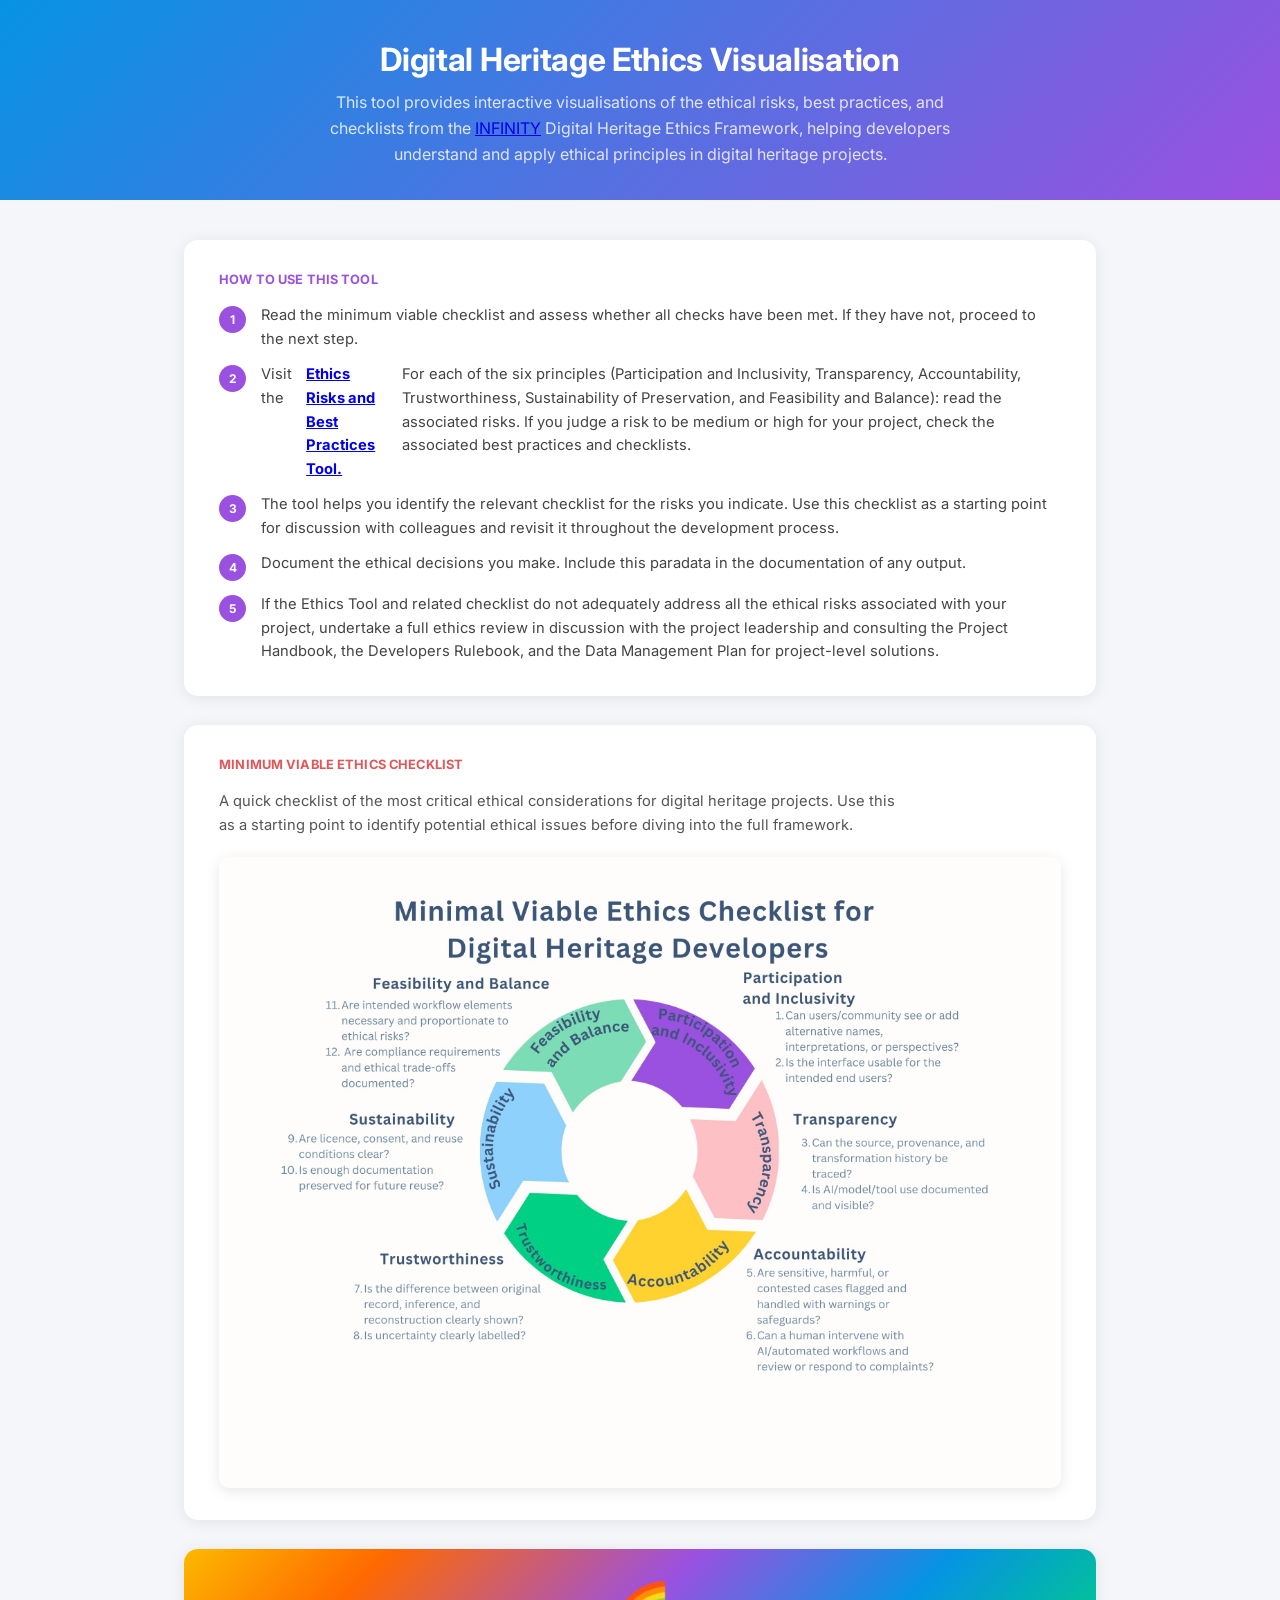
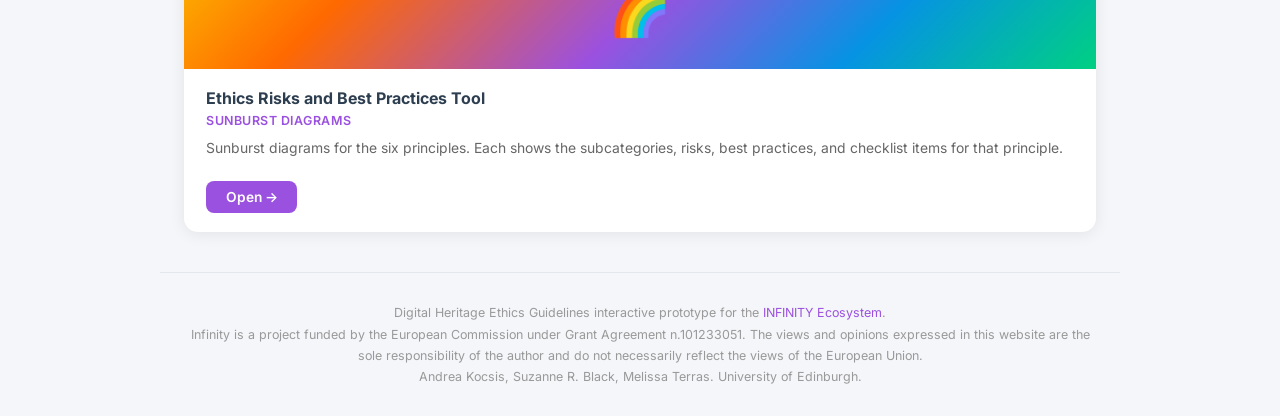
<file: index.html>
<!DOCTYPE html>
<html lang="en">
<head>
  <meta charset="UTF-8" />
  <meta name="viewport" content="width=device-width, initial-scale=1.0" />
  <title>Digital Heritage Ethics for Developers</title>
  <link rel="icon" type="image/webp" href="https://infinity-eccch.eu/wp-content/uploads/2025/12/cropped-favicon-150x150.webp" />
  <link rel="preconnect" href="https://fonts.googleapis.com" />
  <link rel="preconnect" href="https://fonts.gstatic.com" crossorigin />
  <link href="https://fonts.googleapis.com/css2?family=Inter:wght@400;500;600;700&display=swap" rel="stylesheet" />
  <link rel="stylesheet" href="css/index.css" />
</head>
<body>

<header>
  <h1>Digital Heritage Ethics Visualisation</h1>
  <p>
    This tool provides interactive visualisations of the ethical risks, best practices, and checklists from the  <a href="https://infinity-eccch.eu/" target="_blank" rel="noopener">INFINITY</a> Digital Heritage Ethics Framework,
    helping developers understand and apply ethical principles in digital heritage projects.
  </p>
</header>

<main>

  <div class="info-box">
    <h2>How to use this tool</h2>
    <ol class="steps">
      <li>Read the minimum viable checklist and assess whether all checks have been met. If they have not, proceed to the next step.</li>
      <li>Visit the <strong><a href="individual_leaves.html">Ethics Risks and Best Practices Tool.</a></strong> For each of the six principles (Participation and Inclusivity, Transparency, Accountability, Trustworthiness, Sustainability of Preservation, and Feasibility and Balance): read the associated risks. If you judge a risk to be medium or high for your project, check the associated best practices and checklists.</li>
      <li>The tool helps you identify the relevant checklist for the risks you indicate. Use this checklist as a starting point for discussion with colleagues and revisit it throughout the development process.</li>
      <li>Document the ethical decisions you make. Include this paradata in the documentation of any output.</li>
      <li>If the Ethics Tool and related checklist do not adequately address all the ethical risks associated with your project, undertake a full ethics review in discussion with the project leadership and consulting the Project Handbook, the Developers Rulebook, and the Data Management Plan for project-level solutions.</li>
    </ol>
  </div>

  <div class="info-box mve-box">
    <h2>Minimum Viable Ethics Checklist</h2>
    <p>
      A quick checklist of the most critical ethical considerations for digital heritage projects.
      Use this as a starting point to identify potential ethical issues before diving into the full framework.
    </p>
    <a href="src/MVE.jpg" target="_blank" rel="noopener">
      <img src="src/MVE.jpg" alt="Minimum Viable Ethics Checklist">
    </a>
  </div>

  <div class="cards">

    <div class="card">
      <div class="card-banner rainbow-banner">🌈</div>
      <div class="card-content">
        <h2>Ethics Risks and Best Practices Tool</h2>
        <p class="card-subtitle">Sunburst Diagrams</p>
        <p>
          Sunburst diagrams for the six principles.
          Each shows the subcategories, risks, best practices, and checklist items for that principle.<br>
        </p>
      </div>
      <div class="card-footer">
        <a class="card-link" href="individual_leaves.html">Open →</a>
      </div>
    </div>

    <!--
    <div class="card">
      <div class="card-banner" style="background: linear-gradient(135deg, rgb(122, 220, 180) 0%, rgb(0, 208, 130) 100%)">✅</div>
      <div class="card-content">
        <h2>Ethics Checklist export</h2>
        <p class="card-subtitle">Full circle diagram with shared checklist panel<br>Desktop only!</p>
        <p>
          Click a <strong>Risk</strong> segment to tick it and reveal
          the shared best practices and checklist items for its subcategory in the side panel.
          Export your selected checklists.
        </p>
      </div>
      <div class="card-footer">
        <a class="card-link" href="interactive.html">Open →</a>
      </div>
    </div>
    -->

  </div>

</main>

<footer>
  Digital Heritage Ethics Guidelines interactive prototype for the <a href="https://infinity-eccch.eu/" target="_blank" rel="noopener">INFINITY Ecosystem</a>.<br>
  Infinity is a project funded by the European Commission under Grant Agreement n.101233051.
  The views and opinions expressed in this website are the sole responsibility of the author
  and do not necessarily reflect the views of the European Union.<br>
  Andrea Kocsis, Suzanne R. Black, Melissa Terras. University of Edinburgh.
</footer>

</body>
</html>
</file>
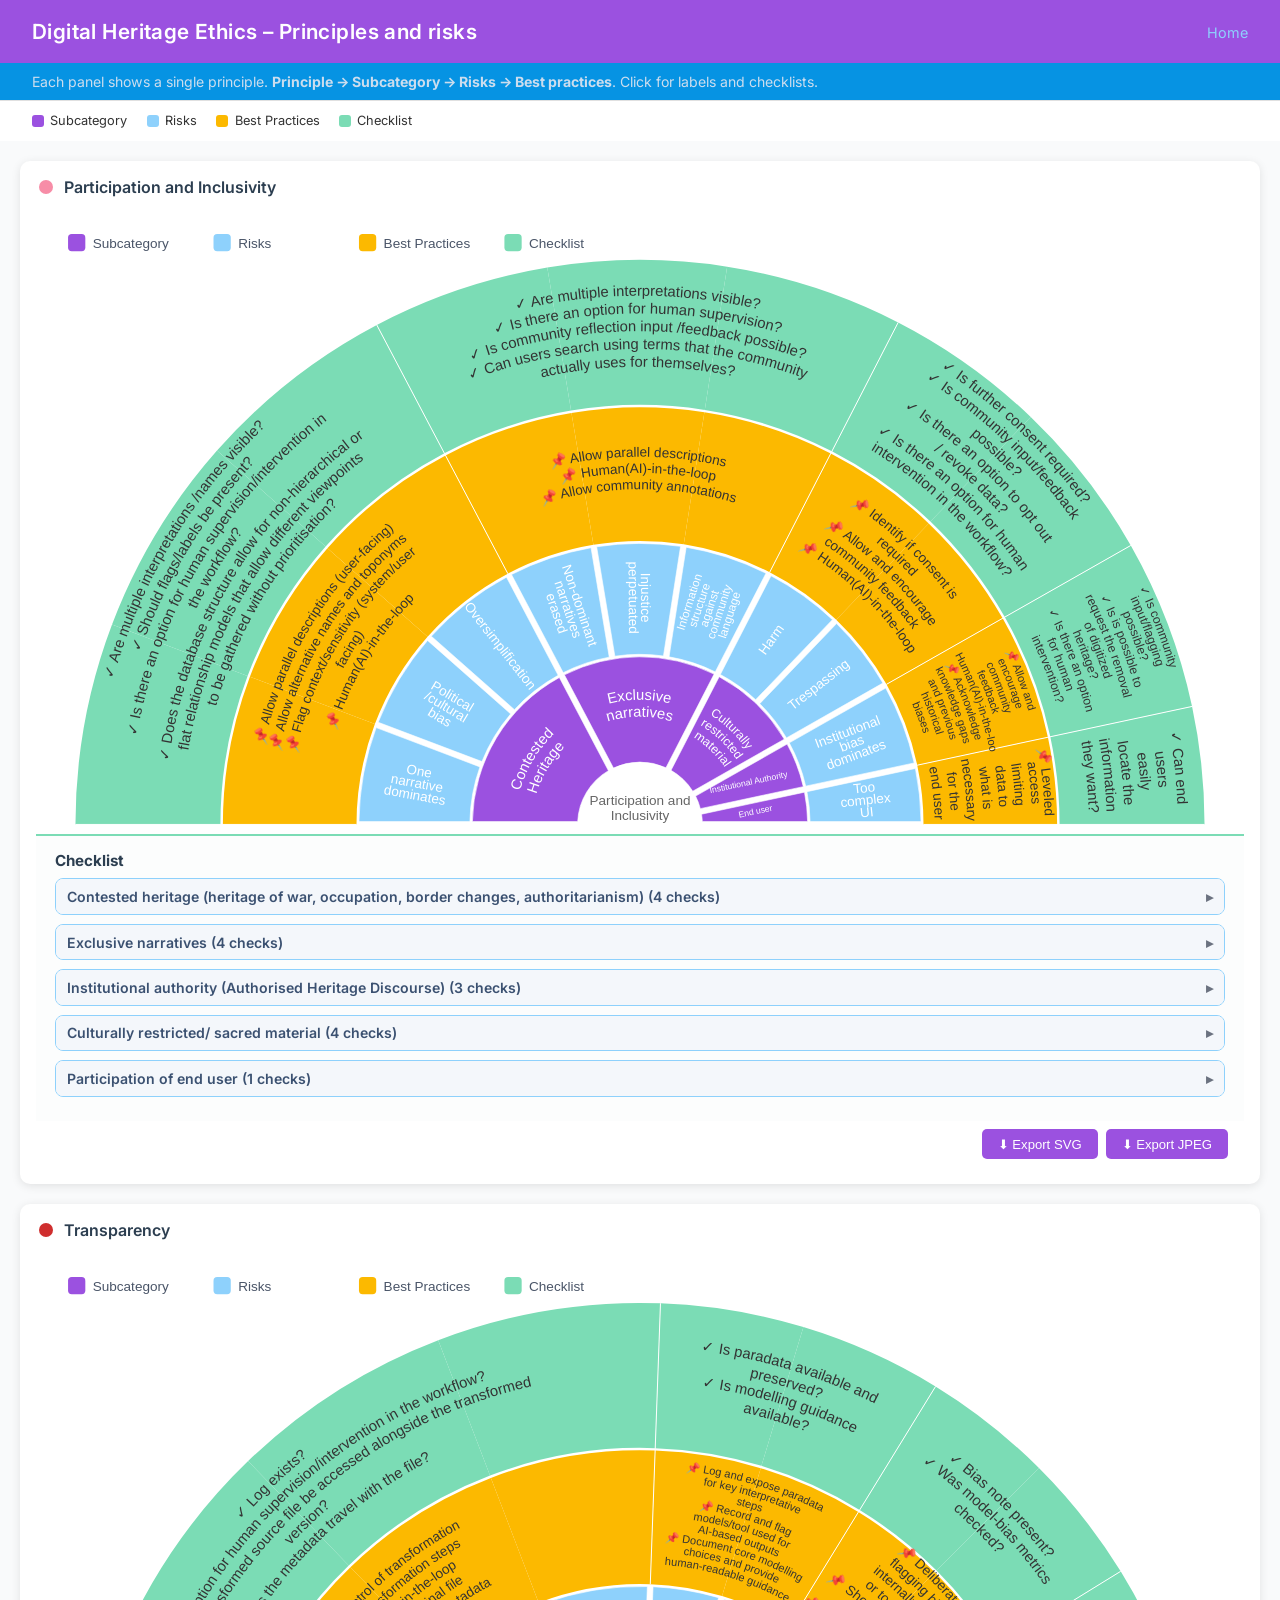
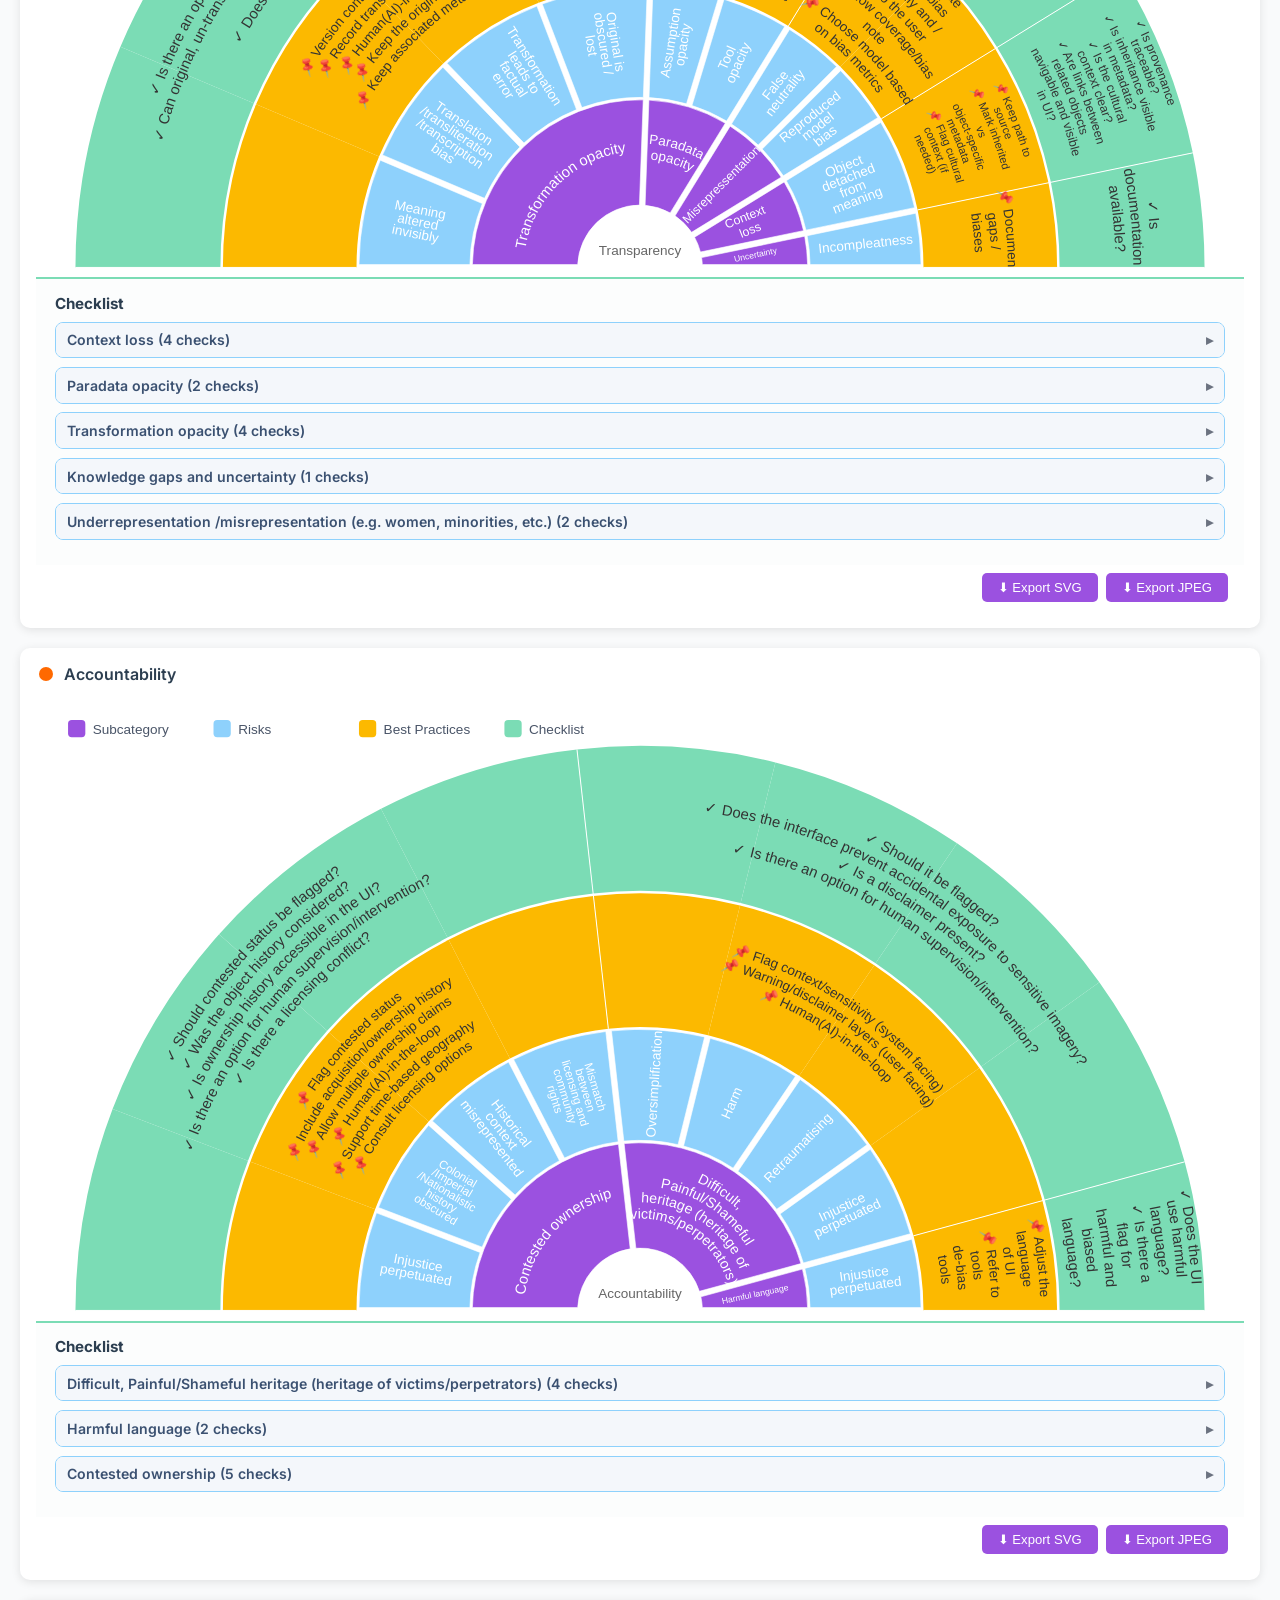
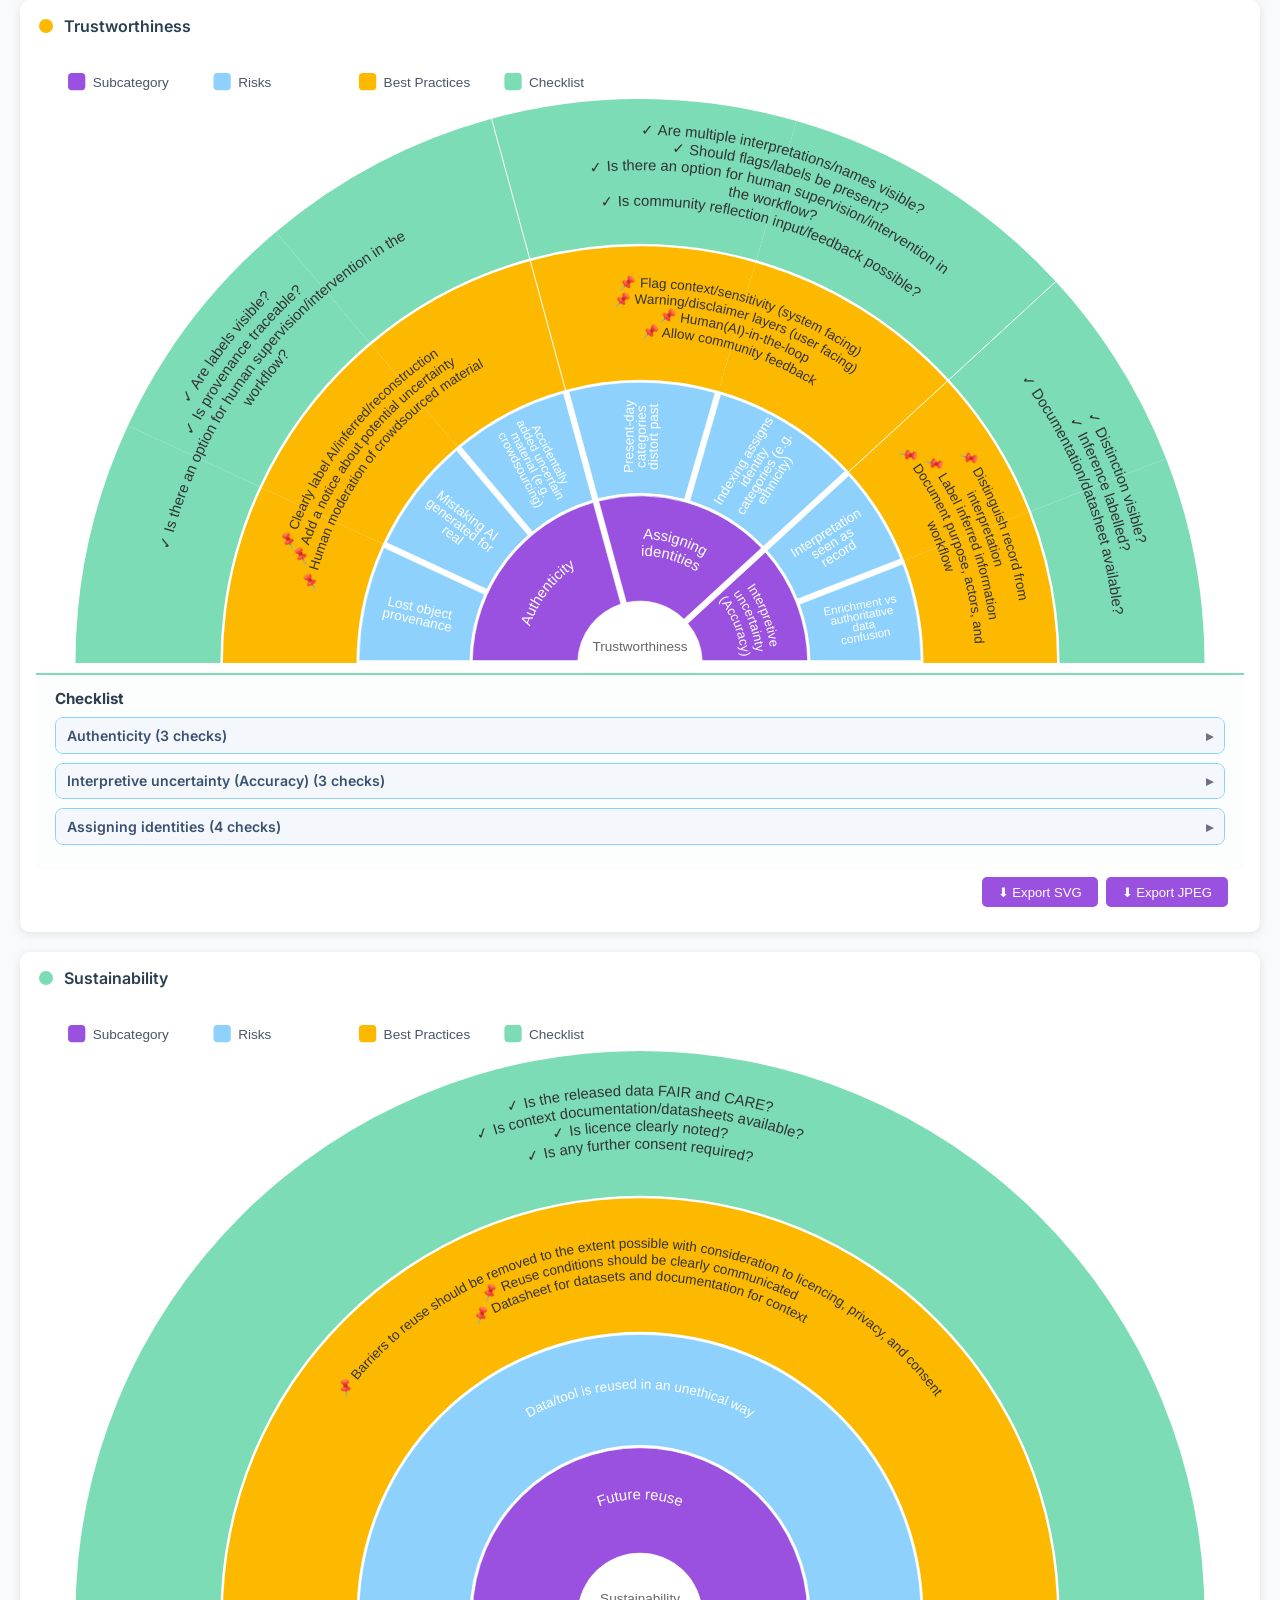
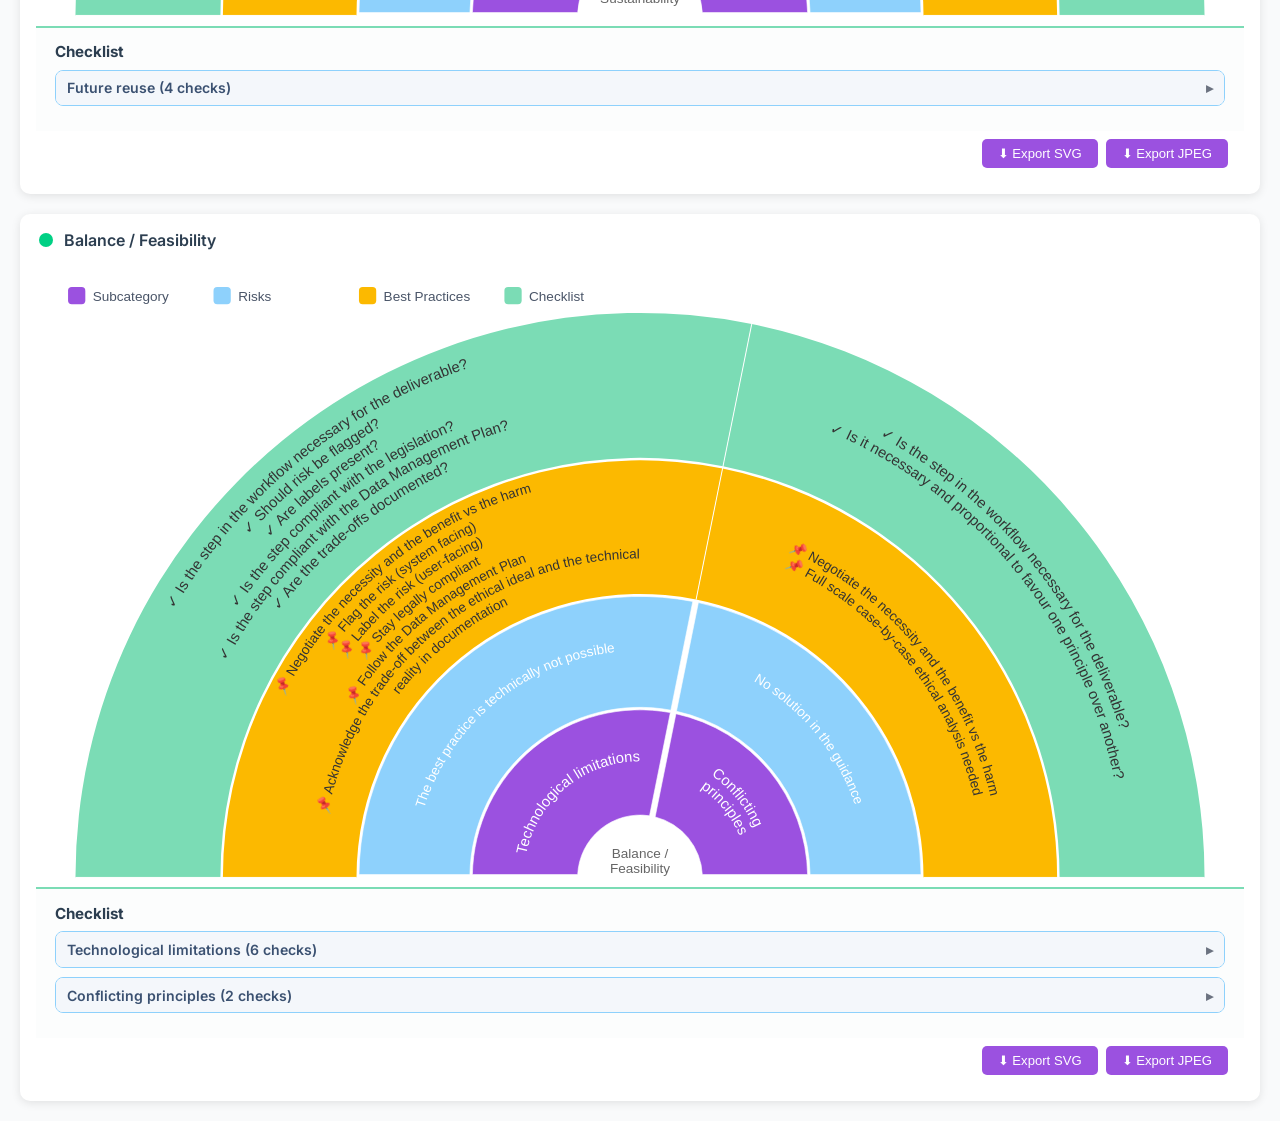
<file: individual_leaves.html>
<!DOCTYPE html>
<html lang="en">
<head>
  <meta charset="UTF-8" />
  <meta name="viewport" content="width=device-width, initial-scale=1.0" />
  <title>Digital Heritage Ethics – Individual Sunburst Leaves</title>
  <link rel="icon" type="image/webp" href="https://infinity-eccch.eu/wp-content/uploads/2025/12/cropped-favicon-150x150.webp" />
  <link rel="preconnect" href="https://fonts.googleapis.com" />
  <link rel="preconnect" href="https://fonts.gstatic.com" crossorigin />
  <link href="https://fonts.googleapis.com/css2?family=Inter:wght@400;500;600;700&display=swap" rel="stylesheet" />
  <script src="vendor/d3.min.js"></script>
  <script src="data/heritage_checklist.js"></script>
  <link rel="stylesheet" href="css/individual_leaves.css" />
</head>
<body>

<header>
  <h1>Digital Heritage Ethics – Principles and risks </h1>
  <nav class="nav-links">
    <a href="index.html">Home</a>
    <!-- <a href="interactive.html">Full circle</a> -->
  </nav>
</header>

<p class="subtitle">
  Each panel shows a single principle.
  <strong>Principle → Subcategory → Risks → Best practices</strong>.
Click for labels and checklists.
</p>

<div class="legend">
  <div class="legend-item"><div class="legend-swatch" style="background:#9b51e0"></div> Subcategory</div>
  <div class="legend-item"><div class="legend-swatch" style="background:#8ed1fc"></div> Risks</div>
  <div class="legend-item"><div class="legend-swatch" style="background:#fcb900"></div> Best Practices</div>
  <div class="legend-item"><div class="legend-swatch" style="background:#7bdcb5"></div> Checklist</div>
</div>

<div id="grid" class="grid"></div>

<div class="tooltip" id="tooltip"></div>

<script src="js/individual_leaves.js"></script>
</body>
</html>
</file>
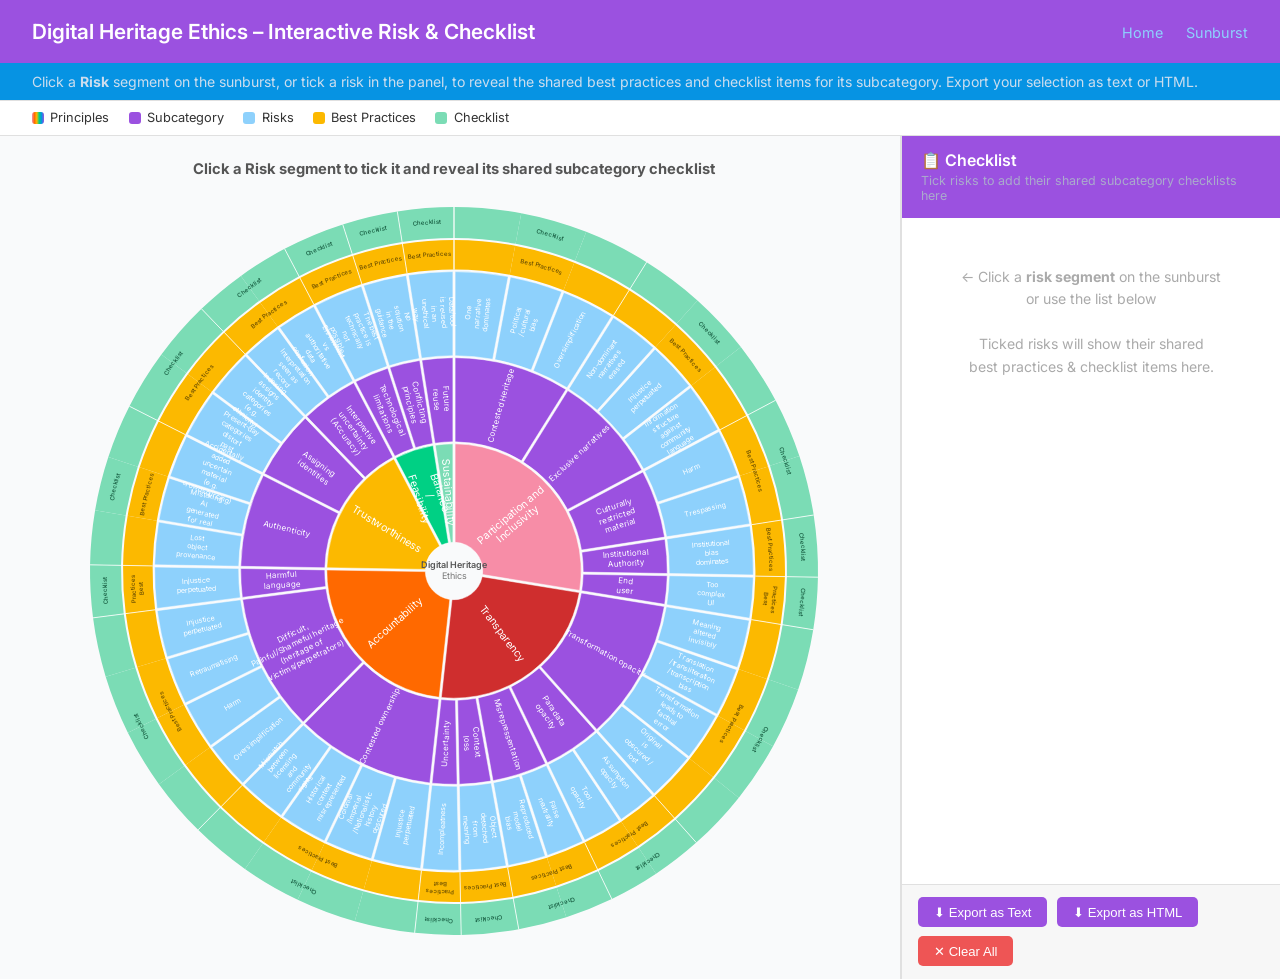
<file: interactive.html>
<!DOCTYPE html>
<html lang="en">
<head>
  <meta charset="UTF-8" />
  <meta name="viewport" content="width=device-width, initial-scale=1.0" />
  <title>Digital Heritage Ethics – Interactive Checklist</title>
  <link rel="icon" type="image/webp" href="https://infinity-eccch.eu/wp-content/uploads/2025/12/cropped-favicon-150x150.webp" />
  <link rel="preconnect" href="https://fonts.googleapis.com" />
  <link rel="preconnect" href="https://fonts.gstatic.com" crossorigin />
  <link href="https://fonts.googleapis.com/css2?family=Inter:wght@400;500;600;700&display=swap" rel="stylesheet" />
  <script src="vendor/d3.min.js"></script>
  <script src="data/heritage_checklist.js"></script>
  <link rel="stylesheet" href="css/interactive.css" />
</head>
<body>

<header>
  <h1>Digital Heritage Ethics – Interactive Risk & Checklist</h1>
  <nav class="nav-links">
    <a href="index.html">Home</a>
    <a href="individual_leaves.html">Sunburst</a>
  </nav>
</header>

<p class="subtitle">
  Click a <strong>Risk</strong> segment on the sunburst, or tick a risk in the panel,
  to reveal the shared best practices and checklist items for its subcategory. Export your selection as text or HTML.
</p>

<div class="legend">
  <div class="legend-item"><div class="legend-swatch legend-swatch--principles"></div> Principles</div>
  <div class="legend-item"><div class="legend-swatch legend-swatch--subcategory"></div> Subcategory</div>
  <div class="legend-item"><div class="legend-swatch legend-swatch--risks"></div> Risks</div>
  <div class="legend-item"><div class="legend-swatch legend-swatch--bestpractices"></div> Best Practices</div>
  <div class="legend-item"><div class="legend-swatch legend-swatch--checklist"></div> Checklist</div>
</div>

<div class="layout">
  <!-- LEFT: Sunburst -->
  <div id="chart-panel">
    <h2>Click a <strong>Risk</strong> segment to tick it and reveal its shared subcategory checklist</h2>
    <div id="chart"></div>
  </div>

  <!-- RIGHT: Checklist panel -->
  <div id="checklist-panel">
    <div id="checklist-header">
      <h2>📋 Checklist</h2>
      <p>Tick risks to add their shared subcategory checklists here</p>
    </div>
    <div id="checklist-body">
      <p id="checklist-empty">
        ← Click a <strong>risk segment</strong> on the sunburst<br>
        or use the list below<br><br>
        Ticked risks will show their shared<br>best practices &amp; checklist items here.
      </p>
    </div>
    <div id="export-bar">
      <button class="export-btn btn-primary" id="btnExportText">⬇ Export as Text</button>
      <button class="export-btn btn-primary" id="btnExportHTML">⬇ Export as HTML</button>
      <button class="export-btn btn-danger"  id="btnClearAll">✕ Clear All</button>
    </div>
  </div>
</div>

<div class="tooltip" id="tooltip"></div>

<script src="js/interactive.js"></script>
</body>
</html>
</file>
<file: css/index.css>
* { box-sizing: border-box; margin: 0; padding: 0; }

body {
  font-family: 'Inter', "Segoe UI", Arial, sans-serif;
  background: #f4f6f9;
  color: #333;
  min-height: 100vh;
}

/* ── Header ── */
header {
  background: linear-gradient(135deg, rgb(6, 147, 227) 0%, rgb(155, 81, 224) 100%);
  color: #fff;
  padding: 2.5rem 2rem 2rem;
  text-align: center;
}

header h1 {
  font-size: 2rem;
  font-weight: 700;
  letter-spacing: -0.01em;
  margin-bottom: 0.6rem;
}

header p {
  font-size: 1rem;
  color: rgba(255,255,255,0.82);
  max-width: 680px;
  margin: 0 auto;
  line-height: 1.65;
}

/* ── Main layout ── */
main {
  max-width: 960px;
  margin: 0 auto;
  padding: 2.5rem 1.5rem;
  display: flex;
  flex-direction: column;
  gap: 1.8rem;
}

/* ── Shared info-box style ── */
.info-box {
  background: #fff;
  border-radius: 14px;
  box-shadow: 0 2px 16px rgba(0,0,0,0.08);
  padding: 2rem 2.2rem;
}

.info-box h2 {
  font-size: 0.8rem;
  font-weight: 700;
  color: #9b51e0;
  margin-bottom: 1.1rem;
  letter-spacing: 0.01em;
  text-transform: uppercase;
}

/* ── How-to steps list ── */
.steps {
  list-style: none;
  counter-reset: step-counter;
  display: flex;
  flex-direction: column;
  gap: 0.75rem;
}

.steps li {
  counter-increment: step-counter;
  display: flex;
  align-items: flex-start;
  gap: 0.9rem;
  font-size: 0.92rem;
  line-height: 1.6;
  color: #444;
}

.steps li::before {
  content: counter(step-counter);
  flex-shrink: 0;
  width: 1.7rem;
  height: 1.7rem;
  background: #9b51e0;
  color: #fff;
  border-radius: 50%;
  display: flex;
  align-items: center;
  justify-content: center;
  font-size: 0.75rem;
  font-weight: 700;
  margin-top: 0.1rem;
}

/* ── MVE box ── */
.mve-box h2 {
  color: #E15759;
}

.mve-box p {
  font-size: 0.92rem;
  color: #555;
  line-height: 1.65;
  margin-bottom: 1.2rem;
  max-width: 680px;
}

.mve-box img {
  max-width: 100%;
  border-radius: 10px;
  box-shadow: 0 3px 14px rgba(0,0,0,0.1);
  display: block;
  cursor: pointer;
  transition: box-shadow 0.18s;
}

.mve-box a:hover img {
  box-shadow: 0 6px 24px rgba(155, 81, 224, 0.35);
}

/* ── Cards grid ── */
.cards {
  display: grid;
  grid-template-columns: repeat(auto-fit, minmax(270px, 1fr));
  gap: 1.4rem;
}

.card {
  background: #fff;
  border-radius: 14px;
  box-shadow: 0 2px 16px rgba(0,0,0,0.08);
  overflow: hidden;
  display: flex;
  flex-direction: column;
  transition: transform 0.18s, box-shadow 0.18s;
}

.card:hover {
  transform: translateY(-4px);
  box-shadow: 0 8px 28px rgba(0,0,0,0.13);
}

.card-banner {
  height: 120px;
  display: flex;
  align-items: center;
  justify-content: center;
  font-size: 3.2rem;
}

/* Rainbow banner for the first card */
.rainbow-banner {
  background: linear-gradient(
    135deg,
    rgb(252, 185, 0) 0%,
    rgb(255, 105, 0) 20%,
    rgb(155, 81, 224) 50%,
    rgb(6, 147, 227) 75%,
    rgb(0, 208, 130) 100%
  );
}

.card-content {
  padding: 1.2rem 1.4rem 0.6rem;
  flex: 1;
}

.card-content h2 {
  font-size: 1rem;
  font-weight: 700;
  color: #2c3e50;
  margin-bottom: 0.25rem;
  line-height: 1.3;
}

.card-subtitle {
  font-size: 0.78rem;
  font-weight: 600;
  color: #9b51e0;
  text-transform: uppercase;
  letter-spacing: 0.04em;
  margin-bottom: 0.55rem;
}

.card-content p:not(.card-subtitle) {
  font-size: 0.87rem;
  color: #666;
  line-height: 1.6;
}

.tag {
  background: #f3e8fd;
  color: #9b51e0;
  border-radius: 20px;
  padding: 0.2rem 0.65rem;
  font-size: 0.73rem;
  font-weight: 500;
}

.card-footer {
  padding: 0.8rem 1.4rem 1.2rem;
}

.card-link {
  display: inline-block;
  background: #9b51e0;
  color: #fff;
  text-decoration: none;
  padding: 0.5rem 1.2rem;
  border-radius: 8px;
  font-size: 0.86rem;
  font-weight: 600;
  transition: background 0.18s;
}

.card-link:hover {
  background: linear-gradient(135deg, rgb(252, 185, 0) 0%, rgb(255, 105, 0) 100%);
}

/* ── Footer ── */
footer {
  text-align: center;
  padding: 1.8rem 1.5rem;
  font-size: 0.78rem;
  color: #999;
  border-top: 1px solid #e4e8ee;
  line-height: 1.7;
  max-width: 960px;
  margin: 0 auto;
}

footer a {
  color: #9b51e0;
  text-decoration: none;
}

footer a:hover {
  text-decoration: underline;
}
</file>
<file: css/individual_leaves.css>
* { box-sizing: border-box; margin: 0; padding: 0; }

    body {
      font-family: 'Inter', "Segoe UI", Arial, sans-serif;
      background: #f9fafb;
      color: #333;
    }

    header {
      position: sticky;
      top: 0;
      z-index: 1000;
      background: #9b51e0;
      color: #fff;
      padding: 1.2rem 2rem;
      display: flex;
      align-items: center;
      justify-content: space-between;
      flex-wrap: wrap;
      gap: 0.5rem;
    }

    header h1 {
      font-size: 1.3rem;
      font-weight: 600;
      letter-spacing: 0.02em;
    }

    .nav-links a {
      color: #8ed1fc;
      text-decoration: none;
      margin-left: 1.2rem;
      font-size: 0.9rem;
    }

    .nav-links a:hover { text-decoration: underline; }

    .subtitle {
      background: #0693e3;
      color: #cde;
      padding: 0.6rem 2rem;
      font-size: 0.88rem;
    }

    .grid {
      display: flex;
      flex-direction: column;
      gap: 1.25rem;
      padding: 1.25rem;
      max-width: 1300px;
      margin: 0 auto;
    }

    .card {
      background: #fff;
      border-radius: 10px;
      box-shadow: 0 2px 10px rgba(0,0,0,0.1);
      overflow: hidden;
      width: 100%;
    }

    .card-header {
      padding: 1rem 1.2rem 0.5rem;
      display: flex;
      align-items: center;
      gap: 0.7rem;
    }

    .card-header .swatch {
      width: 14px;
      height: 14px;
      border-radius: 50%;
      flex-shrink: 0;
    }

    .card-header h2 {
      font-size: 1rem;
      font-weight: 600;
      color: #2c3e50;
    }

    .card-body {
      padding: 0.8rem 1rem 0.6rem;
      display: flex;
      flex-direction: column;
      align-items: center;
    }

    .card-body svg {
      max-width: 100%;
      width: 100%;
      height: auto;
    }

    .checklist-wrap {
      width: 100%;
      padding: 0.2rem 1.2rem 1rem;
      border-top: 2px solid #7bdcb5;
      background: #fcfdfd;
    }

    .checklist-wrap h3 {
      margin: 0.7rem 0 0.5rem;
      font-size: 0.95rem;
      color: #2c3e50;
    }

    .checklist-wrap .check-block {
      margin: 0.55rem 0;
      border: 1px solid #8ed1fc;
      border-radius: 8px;
      background: #fff;
      overflow: hidden;
    }

    .checklist-wrap .check-title {
      list-style: none;
      padding: 0.55rem 0.7rem;
      font-size: 0.88rem;
      font-weight: 600;
      color: #3b5171;
      background: #f4f7fb;
      cursor: pointer;
      display: flex;
      align-items: center;
      justify-content: space-between;
    }

    .checklist-wrap .check-title::-webkit-details-marker {
      display: none;
    }

    .checklist-wrap .check-title::after {
      content: "▸";
      font-size: 0.9rem;
      color: #6b7280;
      transition: transform 0.18s ease;
    }

    .checklist-wrap .check-block[open] .check-title::after {
      transform: rotate(90deg);
    }

    .checklist-wrap .check-content {
      padding-bottom: 0.2rem;
    }

    .checklist-wrap ul {
      list-style: none;
      padding: 0.6rem 0.8rem 0.7rem;
      margin: 0;
    }

    .checklist-wrap li {
      font-size: 0.86rem;
      line-height: 1.4;
      padding: 0.25rem 0;
      border-bottom: 1px solid #f1f3f5;
    }

    .checklist-wrap li:last-child {
      border-bottom: none;
    }

    .export-btn {
      margin: 0.5rem 1rem 1rem;
      padding: 0.45rem 1rem;
      border: none;
      border-radius: 5px;
      background: #9b51e0;
      color: #fff;
      font-size: 0.82rem;
      cursor: pointer;
      align-self: flex-end;
      transition: background 0.2s;
    }

    .export-btn:hover { background: #0693e3; }

    .export-actions {
      display: flex;
      gap: 0.5rem;
      align-self: flex-end;
      margin: 0.5rem 1rem 1rem;
    }

    .export-actions .export-btn {
      margin: 0;
      align-self: auto;
    }

    /* Tooltip */
    .tooltip {
      position: fixed;
      background: rgba(0,0,0,0.82);
      color: #fff;
      padding: 6px 10px;
      border-radius: 5px;
      font-size: 0.8rem;
      pointer-events: none;
      opacity: 0;
      transition: opacity 0.15s;
      max-width: 240px;
      z-index: 100;
    }

    /* Legend */
    .legend {
      display: flex;
      flex-wrap: wrap;
      gap: 0.6rem 1.2rem;
      padding: 0.8rem 2rem;
      background: #fff;
      border-top: 1px solid #e0e0e0;
      font-size: 0.8rem;
    }

    .legend-item {
      display: flex;
      align-items: center;
      gap: 0.4rem;
    }

    .legend-swatch {
      width: 12px;
      height: 12px;
      border-radius: 3px;
    }
</file>
<file: css/interactive.css>
* { box-sizing: border-box; margin: 0; padding: 0; }

    body {
      font-family: 'Inter', "Segoe UI", Arial, sans-serif;
      background: #f9fafb;
      color: #333;
      min-height: 100vh;
    }

    header {
      position: sticky;
      top: 0;
      z-index: 1000;
      background: #9b51e0;
      color: #fff;
      padding: 1.2rem 2rem;
      display: flex;
      align-items: center;
      justify-content: space-between;
      flex-wrap: wrap;
      gap: 0.5rem;
    }
    header h1 { font-size: 1.3rem; font-weight: 600; }
    .nav-links a {
      color: #8ed1fc;
      text-decoration: none;
      margin-left: 1.2rem;
      font-size: 0.9rem;
    }
    .nav-links a:hover { text-decoration: underline; }

    .subtitle {
      background: #0693e3;
      color: #cde;
      padding: 0.6rem 2rem;
      font-size: 0.88rem;
    }

    .layout {
      display: flex;
      gap: 0;
      min-height: calc(100vh - 100px);
    }

    /* ── Left panel: sunburst ── */
    #chart-panel {
      flex: 1 1 580px;
      padding: 1.5rem 1rem 1.5rem 1.5rem;
      display: flex;
      flex-direction: column;
      align-items: center;
    }

    #chart-panel h2 {
      font-size: 0.92rem;
      color: #555;
      margin-bottom: 0.8rem;
      text-align: center;
    }

    /* ── Right panel: checklist ── */
    #checklist-panel {
      width: 380px;
      flex-shrink: 0;
      background: #fff;
      border-left: 2px solid #e0e0e0;
      display: flex;
      flex-direction: column;
    }

    #checklist-header {
      background: #9b51e0;
      color: #fff;
      padding: 0.9rem 1.2rem;
    }

    #checklist-header h2 {
      font-size: 1rem;
      font-weight: 600;
    }

    #checklist-header p {
      font-size: 0.78rem;
      color: #aac;
      margin-top: 0.2rem;
    }

    #checklist-body {
      flex: 1;
      overflow-y: auto;
      padding: 1rem;
    }

    #checklist-empty {
      color: #aaa;
      font-size: 0.88rem;
      text-align: center;
      margin-top: 2rem;
      line-height: 1.6;
    }

    /* Risk sections */
    .risk-section {
      margin-bottom: 1rem;
      border: 1px solid #e8e8e8;
      border-radius: 8px;
      overflow: hidden;
    }

    .risk-header {
      display: flex;
      align-items: center;
      gap: 0.6rem;
      padding: 0.6rem 0.8rem;
      background: #f9f9f9;
      cursor: pointer;
      user-select: none;
      border-bottom: 1px solid #eee;
    }

    .risk-header:hover { background: #f0f4f8; }

    .risk-toggle {
      width: 18px;
      height: 18px;
      border: 2px solid #f5a623;
      border-radius: 4px;
      display: flex;
      align-items: center;
      justify-content: center;
      flex-shrink: 0;
      font-size: 12px;
      color: #f5a623;
      background: #fff;
      transition: background 0.15s;
    }

    .risk-section.checked .risk-toggle {
      background: #f5a623;
      color: #fff;
    }

    .risk-label {
      font-size: 0.85rem;
      font-weight: 600;
      color: #555;
      flex: 1;
    }

    .risk-section.checked .risk-label { color: #2c3e50; }

    .risk-path {
      font-size: 0.7rem;
      color: #aaa;
      display: block;
      margin-top: 1px;
    }

    .risk-checklist {
      display: none;
      padding: 0.5rem 0.8rem 0.8rem;
    }

    .risk-section.checked .risk-checklist { display: block; }

    .risk-checklist ul {
      list-style: none;
      padding: 0;
      margin: 0;
    }

    .risk-checklist li {
      display: flex;
      align-items: flex-start;
      gap: 0.5rem;
      font-size: 0.83rem;
      padding: 0.35rem 0;
      border-bottom: 1px solid #f5f5f5;
      line-height: 1.4;
    }

    .risk-checklist li:last-child { border-bottom: none; }

    .check-icon {
      color: #4caf50;
      font-weight: bold;
      flex-shrink: 0;
      margin-top: 1px;
    }

    .bp-label {
      font-size: 0.75rem;
      font-style: italic;
      color: #4e79a7;
      display: block;
      margin: 0.4rem 0 0.2rem;
    }

    /* Export bar */
    #export-bar {
      padding: 0.8rem 1rem;
      background: #f7f7f7;
      border-top: 1px solid #e0e0e0;
      display: flex;
      gap: 0.6rem;
      flex-wrap: wrap;
    }

    .export-btn {
      padding: 0.45rem 1rem;
      border: none;
      border-radius: 5px;
      font-size: 0.82rem;
      cursor: pointer;
      transition: background 0.15s;
    }

    .btn-primary {
      background: #9b51e0;
      color: #fff;
    }
    .btn-primary:hover { background: #0693e3; }

    .btn-secondary {
      background: #e0e0e0;
      color: #333;
    }
    .btn-secondary:hover { background: #c8c8c8; }

    .btn-danger {
      background: #e55;
      color: #fff;
    }
    .btn-danger:hover { background: #c33; }

    /* Tooltip */
    .tooltip {
      position: fixed;
      background: rgba(0,0,0,0.82);
      color: #fff;
      padding: 6px 10px;
      border-radius: 5px;
      font-size: 0.8rem;
      pointer-events: none;
      opacity: 0;
      transition: opacity 0.15s;
      max-width: 260px;
      z-index: 100;
      line-height: 1.4;
    }

    /* Sunburst highlight */
    path.dimmed { opacity: 0.3; }
    path.highlighted { opacity: 1; filter: brightness(1.1); }

    /* Legend */
    .legend {
      display: flex;
      flex-wrap: wrap;
      gap: 0.6rem 1.2rem;
      padding: 0.6rem 2rem;
      background: #fff;
      border-top: 1px solid #e0e0e0;
      border-bottom: 1px solid #e0e0e0;
      font-size: 0.8rem;
    }

    .legend-item {
      display: flex;
      align-items: center;
      gap: 0.4rem;
    }

    .legend-swatch {
      width: 12px;
      height: 12px;
      border-radius: 3px;
    }

    .legend-swatch--principles {
      background: linear-gradient(90deg, #f78da7, #ff6900, #fcb900, #00d084, #0693e3, #9b51e0);
    }

    .legend-swatch--subcategory  { background: #9b51e0; }
    .legend-swatch--risks        { background: #8ed1fc; }
    .legend-swatch--bestpractices{ background: #fcb900; }
    .legend-swatch--checklist    { background: #7bdcb5; }

    /* Print styles */
    @media print {
      header, .nav-links, #chart-panel, .subtitle, #export-bar { display: none !important; }
      #checklist-panel {
        width: 100%;
        border: none;
      }
      .risk-section { break-inside: avoid; }
      .risk-checklist { display: block !important; }
    }
</file>
